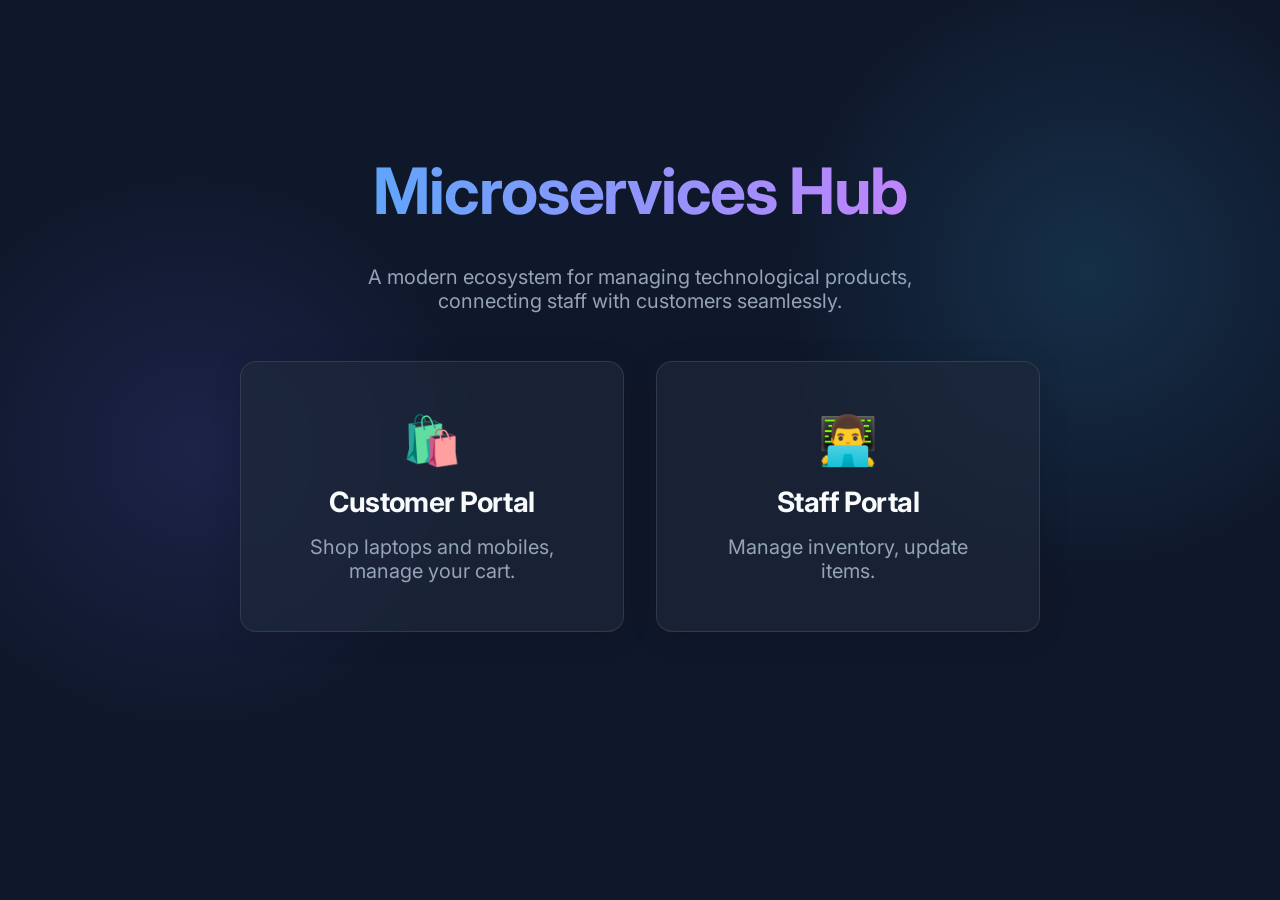
<file: frontend/index.html>
<!DOCTYPE html>
<html lang="en">
<head>
    <meta charset="UTF-8">
    <meta name="viewport" content="width=device-width, initial-scale=1.0">
    <title>Microservices Portal</title>
    <link href="https://fonts.googleapis.com/css2?family=Inter:wght@400;600;700&display=swap" rel="stylesheet">
    <link rel="stylesheet" href="styles.css">
    <style>
        .hero {
            display: flex;
            flex-direction: column;
            align-items: center;
            justify-content: center;
            min-height: 80vh;
            text-align: center;
        }
        .hero h1 {
            font-size: 4rem;
            background: linear-gradient(to right, #60a5fa, #c084fc);
            -webkit-background-clip: text;
            -webkit-text-fill-color: transparent;
            margin-bottom: 1rem;
        }
        .hero p {
            font-size: 1.25rem;
            color: var(--text-muted);
            max-width: 600px;
            margin-bottom: 3rem;
        }
        .portal-grid {
            display: grid;
            grid-template-columns: 1fr 1fr;
            gap: 2rem;
            max-width: 800px;
            width: 100%;
        }
        .portal-card {
            text-decoration: none;
            color: inherit;
            display: flex;
            flex-direction: column;
            align-items: center;
            justify-content: center;
            padding: 3rem;
        }
        .portal-card h2 {
            border: none;
            margin-bottom: 0.5rem;
        }
        .icon-large {
            font-size: 3rem;
            margin-bottom: 1rem;
        }
    </style>
</head>
<body>
    <div class="container hero">
        <h1>Microservices Hub</h1>
        <p>A modern ecosystem for managing technological products, connecting staff with customers seamlessly.</p>
        
        <div class="portal-grid">
            <a href="customer.html" class="glass-panel portal-card">
                <div class="icon-large">🛍️</div>
                <h2>Customer Portal</h2>
                <p style="color: var(--text-muted); text-align: center; margin: 0;">Shop laptops and mobiles, manage your cart.</p>
            </a>
            
            <a href="staff.html" class="glass-panel portal-card">
                <div class="icon-large">👨‍💻</div>
                <h2>Staff Portal</h2>
                <p style="color: var(--text-muted); text-align: center; margin: 0;">Manage inventory, update items.</p>
            </a>
        </div>
    </div>
</body>
</html>
</file>
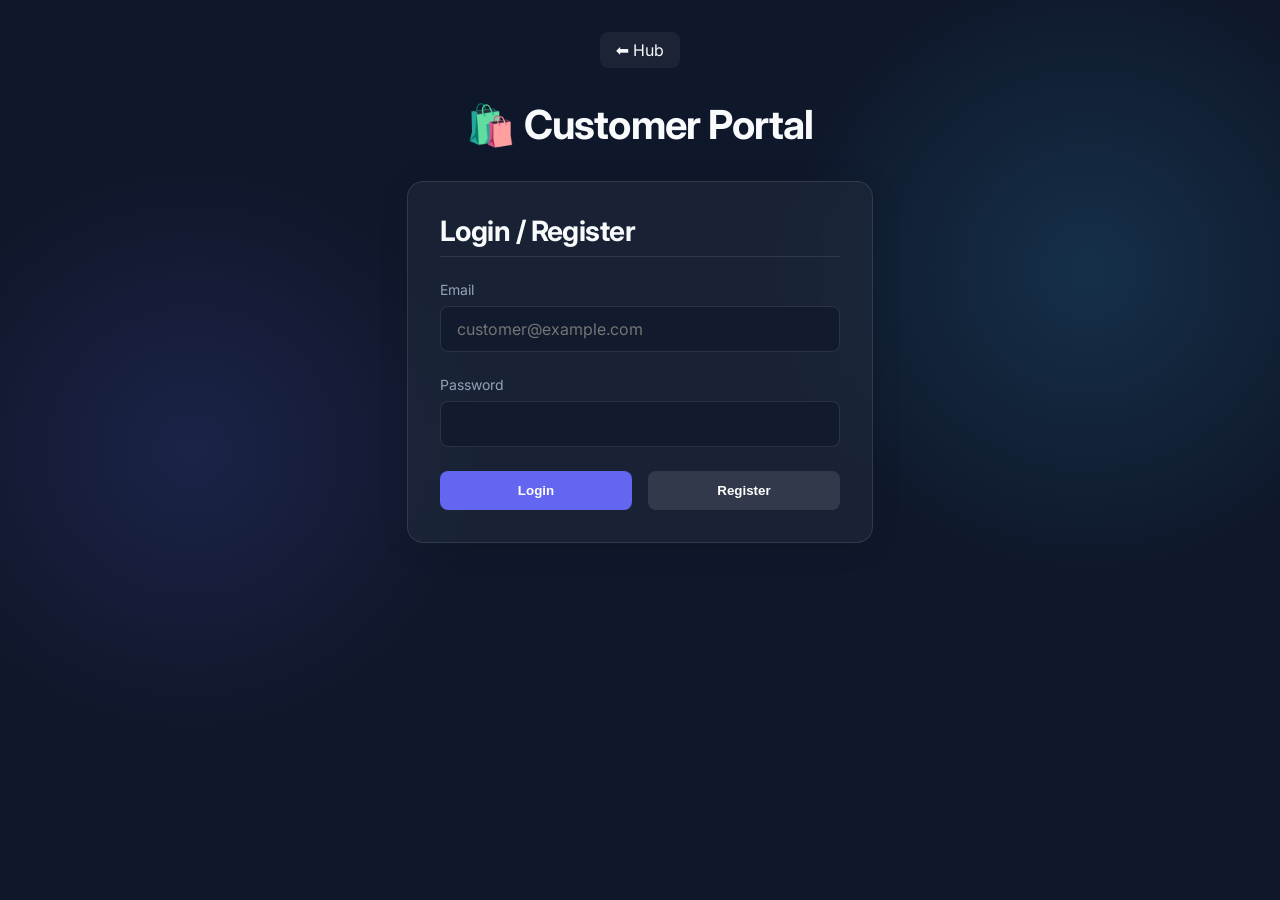
<file: frontend/customer.html>
<!DOCTYPE html>
<html lang="en">
<head>
    <meta charset="UTF-8">
    <meta name="viewport" content="width=device-width, initial-scale=1.0">
    <title>Customer Portal</title>
    <link href="https://fonts.googleapis.com/css2?family=Inter:wght@400;600;700&display=swap" rel="stylesheet">
    <link rel="stylesheet" href="styles.css">
    <script>
        const API_URL = "http://localhost:8000";
        let customerId = null;

        function normalizeCustomerId() {
            const storedId = localStorage.getItem("customerId");
            if (!storedId || storedId === "undefined" || storedId === "null") {
                customerId = null;
                return null;
            }
            customerId = storedId;
            return customerId;
        }

        async function init() {
            normalizeCustomerId();
            if (customerId) {
                document.getElementById('auth-section').style.display = 'none';
                document.getElementById('main-section').style.display = 'block';
                document.getElementById('welcome-msg').innerText = "Welcome back, Customer #" + customerId;
                loadCart();
                loadStaffItems();
                loadAllProducts();
            } else {
                document.getElementById('auth-section').style.display = 'block';
                document.getElementById('main-section').style.display = 'none';
            }
        }

        async function handleLogin(e) {
            e.preventDefault();
            const email = document.getElementById('email').value;
            const password = document.getElementById('password').value;

            try {
                const res = await fetch(`${API_URL}/customer/customers/login`, {
                    method: 'POST',
                    headers: { 'Content-Type': 'application/json' },
                    body: JSON.stringify({ email, password })
                });
                
                if (res.ok) {
                    const data = await res.json();
                    localStorage.setItem("customerId", String(data.id));
                    customerId = String(data.id);
                    location.reload();
                } else {
                    alert("Invalid credentials. Try registering instead or check your password.");
                }
            } catch (error) {
                console.error(error);
                alert("Login failed.");
            }
        }

        async function handleRegister(e) {
            e.preventDefault();
            const email = document.getElementById('email').value;
            const password = document.getElementById('password').value;
            const name = email.split('@')[0];

            try {
                // Register
                const res = await fetch(`${API_URL}/customer/customers/`, {
                    method: 'POST',
                    headers: { 'Content-Type': 'application/json' },
                    body: JSON.stringify({ name, email, password, phone: "", address: "" })
                });
                if (res.ok) {
                    alert("Registration successful. You can now login!");
                    await handleLogin(e);
                } else {
                    const err = await res.json();
                    alert("Registration failed: " + err.detail);
                }
            } catch (error) {
                alert("Registration error.");
            }
        }

        function logout() {
            localStorage.removeItem("customerId");
            location.reload();
        }

        async function searchProducts(e) {
            e.preventDefault();
            const q = document.getElementById('search-query').value;
            const type = document.getElementById('search-type').value; // 'laptop' or 'mobile'
            
            try {
                const res = await fetch(`${API_URL}/${type}/${type}s/?q=${encodeURIComponent(q)}`);
                const data = await res.json();
                renderProductResults(data, type);
            } catch (error) {
                console.error(error);
                alert("Search failed.");
            }
        }

        async function loadAllProducts() {
            try {
                const [laptopsRes, mobilesRes] = await Promise.all([
                    fetch(`${API_URL}/laptop/laptops/`),
                    fetch(`${API_URL}/mobile/mobiles/`)
                ]);

                const [laptops, mobiles] = await Promise.all([
                    laptopsRes.ok ? laptopsRes.json() : [],
                    mobilesRes.ok ? mobilesRes.json() : []
                ]);

                const resultsDiv = document.getElementById('search-results');
                resultsDiv.innerHTML = '';

                const hasLaptops = Array.isArray(laptops) && laptops.length > 0;
                const hasMobiles = Array.isArray(mobiles) && mobiles.length > 0;

                if (!hasLaptops && !hasMobiles) {
                    resultsDiv.innerHTML = "<p>No products found.</p>";
                    return;
                }

                if (hasLaptops) {
                    const header = document.createElement('h3');
                    header.style.marginTop = '0.5rem';
                    header.textContent = 'Laptops';
                    resultsDiv.appendChild(header);
                    renderProductResults(laptops, 'laptop');
                }

                if (hasMobiles) {
                    const header = document.createElement('h3');
                    header.style.marginTop = '1.5rem';
                    header.textContent = 'Mobile Phones';
                    resultsDiv.appendChild(header);
                    renderProductResults(mobiles, 'mobile');
                }
            } catch (error) {
                console.error(error);
                document.getElementById('search-results').innerHTML = "<p>Failed to load products.</p>";
            }
        }

        function renderProductResults(items, type) {
            const resultsDiv = document.getElementById('search-results');

            if (!Array.isArray(items) || items.length === 0) {
                return;
            }

            items.forEach(item => {
                const el = document.createElement('div');
                el.className = 'glass-panel';
                el.innerHTML = `
                    <h3>${item.brand} - ${item.model}</h3>
                    <p>Price: $${item.price}</p>
                    ${type === 'laptop' ? `<p>Specs: ${item.specs}</p>` : `<p>Storage: ${item.storage} | Color: ${item.color}</p>`}
                    <button class="btn btn-primary btn-small" onclick="addToCart(${item.id}, '${type}')">Add to Cart</button>
                `;
                resultsDiv.appendChild(el);
            });
        }

        async function addToCart(itemId, serviceType) {
            try {
                if (!customerId) {
                    alert("Please login before adding to cart.");
                    return;
                }
                const res = await fetch(`${API_URL}/customer/carts/${customerId}/items`, {
                    method: 'POST',
                    headers: { 'Content-Type': 'application/json' },
                    body: JSON.stringify({
                        item_id: itemId,
                        service_type: serviceType,
                        quantity: 1
                    })
                });
                if (res.ok) {
                    alert("Added to cart!");
                    loadCart();
                } else {
                    let detail = "";
                    try {
                        const err = await res.json();
                        detail = err?.detail ? ` ${err.detail}` : "";
                    } catch (_) {}
                    alert("Failed to add to cart." + detail);
                }
            } catch (err) {
                alert("Error adding to cart.");
            }
        }

        async function loadCart() {
            try {
                if (!customerId) {
                    document.getElementById('cart-items').innerHTML = "<p>Please login to view your cart.</p>";
                    return;
                }
                const res = await fetch(`${API_URL}/customer/carts/${customerId}`);
                if (!res.ok) {
                    document.getElementById('cart-items').innerHTML = "<p>Failed to load cart.</p>";
                    return;
                }
                const data = await res.json();
                
                const cartDiv = document.getElementById('cart-items');
                if (!data.items || data.items.length === 0) {
                    cartDiv.innerHTML = "<p>Your cart is empty.</p>";
                    return;
                }

                cartDiv.innerHTML = data.items.map(item => `
                    <div style="padding: 1rem; border-bottom: 1px solid rgba(255,255,255,0.1); margin-bottom: 0.5rem;">
                        <strong>Type:</strong> ${item.service_type} | <strong>Item ID:</strong> ${item.item_id} | <strong>Quantity:</strong> ${item.quantity}
                    </div>
                `).join('');
            } catch (err) {
                console.error(err);
            }
        }

        async function loadStaffItems() {
            try {
                const res = await fetch(`${API_URL}/staff/items/`);
                const data = await res.json();

                const staffDiv = document.getElementById('staff-items');
                if (!Array.isArray(data) || data.length === 0) {
                    staffDiv.innerHTML = "<p>No staff items available.</p>";
                    return;
                }

                staffDiv.innerHTML = data.map(item => {
                    const isAvailable = item.status === 'Assigned';
                    return `
                        <div style="padding: 1rem; border-bottom: 1px solid rgba(255,255,255,0.1); margin-bottom: 0.5rem;">
                            <strong>${item.name}</strong> | <strong>Serial:</strong> ${item.serial_number}
                            <div style="margin-top: 0.25rem; color: var(--text-muted);">Status: ${item.status}</div>
                            <div style="margin-top: 0.5rem;">
                                <button class="btn btn-primary btn-small" onclick="addToCart(${item.id}, 'staff')" ${isAvailable ? '' : 'disabled'}>
                                    ${isAvailable ? 'Add to Cart' : 'Unavailable'}
                                </button>
                            </div>
                        </div>
                    `;
                }).join('');
            } catch (err) {
                console.error(err);
                document.getElementById('staff-items').innerHTML = "<p>Failed to load staff items.</p>";
            }
        }

        window.onload = init;
    </script>
</head>
<body>
    <div class="container">
        <nav class="nav-links">
            <a href="index.html">⬅️ Hub</a>
        </nav>

        <h1>🛍️ Customer Portal</h1>

        <!-- Authentication -->
        <div id="auth-section" class="glass-panel" style="max-width: 400px; margin: 0 auto; display: none;">
            <h2>Login / Register</h2>
            <form id="auth-form">
                <div class="form-group">
                    <label>Email</label>
                    <input type="email" id="email" required placeholder="customer@example.com">
                </div>
                <div class="form-group">
                    <label>Password</label>
                    <input type="password" id="password" required>
                </div>
                <div style="display: flex; gap: 1rem;">
                    <button class="btn btn-primary" onclick="handleLogin(event)">Login</button>
                    <button class="btn" style="background: rgba(255,255,255,0.1); color: white;" onclick="handleRegister(event)">Register</button>
                </div>
            </form>
        </div>

        <!-- Main App Area -->
        <div id="main-section" style="display: none;">
            <div style="display: flex; justify-content: space-between; align-items: center; margin-bottom: 2rem;">
                <h2 id="welcome-msg" style="border: none; margin: 0;"></h2>
                <button class="btn btn-small" style="width: auto; background: rgba(239, 68, 68, 0.2); color: #fca5a5;" onclick="logout()">Logout</button>
            </div>

            <div class="grid">
                <!-- Search -->
                <div class="glass-panel">
                    <h2>🔍 Search Products</h2>
                    <form onsubmit="searchProducts(event)">
                        <div class="form-group">
                            <label>Product Type</label>
                            <select id="search-type">
                                <option value="laptop">Laptops</option>
                                <option value="mobile">Mobile Phones</option>
                            </select>
                        </div>
                        <div class="form-group">
                            <label>Keyword</label>
                            <input type="text" id="search-query" placeholder="e.g. Dell, iPhone...">
                        </div>
                        <button type="submit" class="btn btn-primary">Search</button>
                    </form>

                    <div id="search-results" style="margin-top: 2rem; display: flex; flex-direction: column; gap: 1rem;">
                        <!-- Results injected here -->
                    </div>
                </div>

                <!-- Staff Items -->
                <div class="glass-panel" style="align-self: flex-start;">
                    <h2>🧰 Staff Items</h2>
                    <button class="btn btn-small" style="margin-bottom: 1rem; width: auto; background: rgba(255,255,255,0.1); color: white;" onclick="loadStaffItems()">Refresh List</button>
                    <div id="staff-items">
                        <p>Loading staff items...</p>
                    </div>
                </div>

                <!-- Cart -->
                <div class="glass-panel" style="align-self: flex-start;">
                    <h2>🛒 Your Cart</h2>
                    <div id="cart-items">
                        <p>Loading cart...</p>
                    </div>
                </div>
            </div>
        </div>
    </div>
</body>
</html>
</file>
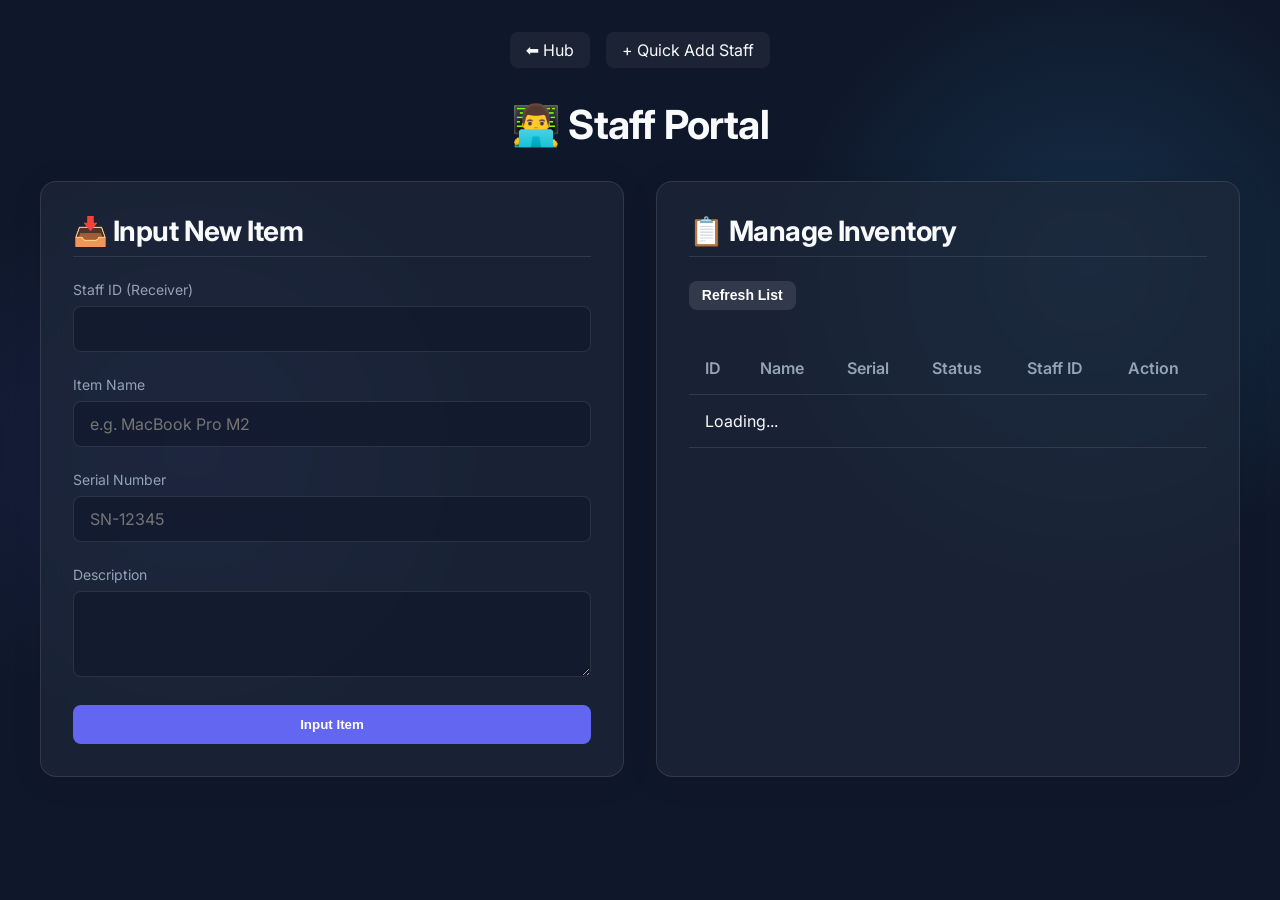
<file: frontend/staff.html>
<!DOCTYPE html>
<html lang="en">
<head>
    <meta charset="UTF-8">
    <meta name="viewport" content="width=device-width, initial-scale=1.0">
    <title>Staff Portal</title>
    <link href="https://fonts.googleapis.com/css2?family=Inter:wght@400;600;700&display=swap" rel="stylesheet">
    <link rel="stylesheet" href="styles.css">
    <script>
        const API_URL = "http://localhost:8000";

        async function init() {
            loadItems();
        }

        async function handleCreateStaff(e) {
            e.preventDefault();
            const name = prompt("Enter new staff name:");
            if (!name) return;
            try {
                const res = await fetch(`${API_URL}/staff/staffs/`, {
                    method: 'POST',
                    headers: { 'Content-Type': 'application/json' },
                    body: JSON.stringify({ name, department: "General", position: "Staff" })
                });
                const data = await res.json();
                alert(`Staff created! ID is: ${data.id}`);
            } catch (err) {
                console.error(err);
                alert("Failed to create staff");
            }
        }

        async function handleCreateItem(e) {
            e.preventDefault();
            const staff_id = document.getElementById('staff_id').value;
            const name = document.getElementById('name').value;
            const desc = document.getElementById('desc').value;
            const serial = document.getElementById('serial').value;

            try {
                const res = await fetch(`${API_URL}/staff/items/`, {
                    method: 'POST',
                    headers: { 'Content-Type': 'application/json' },
                    body: JSON.stringify({
                        staff_id: parseInt(staff_id),
                        name,
                        description: desc,
                        serial_number: serial,
                        status: "Assigned"
                    })
                });
                if (res.ok) {
                    alert("Item imported successfully!");
                    document.getElementById('import-form').reset();
                    loadItems();
                } else {
                    const err = await res.json();
                    alert("Import failed: " + err.detail);
                }
            } catch (error) {
                console.error(error);
                alert("Request failed.");
            }
        }

        async function loadItems() {
            try {
                const res = await fetch(`${API_URL}/staff/items/`);
                const data = await res.json();
                
                const tbody = document.getElementById('items-tbody');
                tbody.innerHTML = data.map(item => `
                    <tr>
                        <td>${item.id}</td>
                        <td>${item.name}</td>
                        <td>${item.serial_number}</td>
                        <td>
                            <select id="status-${item.id}" style="width: auto; padding: 0.25rem;">
                                <option value="Assigned" ${item.status === 'Assigned' ? 'selected' : ''}>Assigned</option>
                                <option value="Maintenance" ${item.status === 'Maintenance' ? 'selected' : ''}>Maintenance</option>
                                <option value="Returned" ${item.status === 'Returned' ? 'selected' : ''}>Returned</option>
                            </select>
                        </td>
                        <td>${item.staff_id}</td>
                        <td><button class="btn btn-primary btn-small" onclick="updateItem(${item.id})">Update</button></td>
                    </tr>
                `).join('');
            } catch (err) {
                console.error("Failed to load items.", err);
            }
        }

        async function updateItem(itemId) {
            const status = document.getElementById(`status-${itemId}`).value;
            try {
                const res = await fetch(`${API_URL}/staff/items/${itemId}`, {
                    method: 'PUT',
                    headers: { 'Content-Type': 'application/json' },
                    body: JSON.stringify({ status })
                });
                if (res.ok) {
                    alert("Item updated!");
                    loadItems();
                } else {
                    alert("Failed to update item.");
                }
            } catch (err) {
                alert("Error updating item.");
            }
        }

        window.onload = init;
    </script>
</head>
<body>
    <div class="container">
        <nav class="nav-links">
            <a href="index.html">⬅️ Hub</a>
            <a href="#" onclick="handleCreateStaff(event)">+ Quick Add Staff</a>
        </nav>

        <h1>👨‍💻 Staff Portal</h1>

        <div class="grid">
            <!-- Upload Item -->
            <div class="glass-panel" style="align-self: flex-start;">
                <h2>📥 Input New Item</h2>
                <form id="import-form" onsubmit="handleCreateItem(event)">
                    <div class="form-group">
                        <label>Staff ID (Receiver)</label>
                        <input type="number" id="staff_id" required>
                    </div>
                    <div class="form-group">
                        <label>Item Name</label>
                        <input type="text" id="name" required placeholder="e.g. MacBook Pro M2">
                    </div>
                    <div class="form-group">
                        <label>Serial Number</label>
                        <input type="text" id="serial" required placeholder="SN-12345">
                    </div>
                    <div class="form-group">
                        <label>Description</label>
                        <textarea id="desc" rows="3"></textarea>
                    </div>
                    <button type="submit" class="btn btn-primary">Input Item</button>
                </form>
            </div>

            <!-- Manage Items -->
            <div class="glass-panel" style="overflow-x: auto;">
                <h2>📋 Manage Inventory</h2>
                <button class="btn btn-small" style="margin-bottom: 1rem; width: auto; background: rgba(255,255,255,0.1); color: white;" onclick="loadItems()">Refresh List</button>
                <table class="data-table">
                    <thead>
                        <tr>
                            <th>ID</th>
                            <th>Name</th>
                            <th>Serial</th>
                            <th>Status</th>
                            <th>Staff ID</th>
                            <th>Action</th>
                        </tr>
                    </thead>
                    <tbody id="items-tbody">
                        <tr><td colspan="6">Loading...</td></tr>
                    </tbody>
                </table>
            </div>
        </div>
    </div>
</body>
</html>
</file>
<file: frontend/styles.css>
:root {
  --primary: #6366f1;
  --primary-hover: #4f46e5;
  --bg-dark: #0f172a;
  --card-bg: rgba(30, 41, 59, 0.7);
  --text-main: #f8fafc;
  --text-muted: #94a3b8;
  --border-glass: rgba(255, 255, 255, 0.1);
}

body {
  margin: 0;
  font-family: 'Inter', system-ui, -apple-system, sans-serif;
  background-color: var(--bg-dark);
  color: var(--text-main);
  background-image: radial-gradient(circle at 15% 50%, rgba(99, 102, 241, 0.15), transparent 25%),
                    radial-gradient(circle at 85% 30%, rgba(56, 189, 248, 0.15), transparent 25%);
  min-height: 100vh;
}

.container {
  max-width: 1200px;
  margin: 0 auto;
  padding: 2rem;
}

/* Glassmorphism Classes */
.glass-panel {
  background: var(--card-bg);
  backdrop-filter: blur(12px);
  -webkit-backdrop-filter: blur(12px);
  border: 1px solid var(--border-glass);
  border-radius: 16px;
  padding: 2rem;
  box-shadow: 0 4px 30px rgba(0, 0, 0, 0.1);
  transition: transform 0.3s ease, box-shadow 0.3s ease;
}

.glass-panel:hover {
  transform: translateY(-5px);
  box-shadow: 0 10px 40px rgba(0, 0, 0, 0.2);
}

/* Typography */
h1, h2, h3 {
  margin-top: 0;
  font-weight: 700;
  letter-spacing: -0.02em;
}

h1 { font-size: 2.5rem; text-align: center; margin-bottom: 2rem; }
h2 { font-size: 1.75rem; border-bottom: 1px solid var(--border-glass); padding-bottom: 0.5rem; margin-bottom: 1.5rem; }

/* Forms & Inputs */
.form-group {
  margin-bottom: 1.5rem;
}

label {
  display: block;
  margin-bottom: 0.5rem;
  font-size: 0.875rem;
  color: var(--text-muted);
}

input, select, textarea {
  width: 100%;
  padding: 0.75rem 1rem;
  background: rgba(15, 23, 42, 0.6);
  border: 1px solid var(--border-glass);
  border-radius: 8px;
  color: var(--text-main);
  font-family: inherit;
  font-size: 1rem;
  transition: all 0.2s;
  box-sizing: border-box;
}

input:focus, select:focus, textarea:focus {
  outline: none;
  border-color: var(--primary);
  box-shadow: 0 0 0 2px rgba(99, 102, 241, 0.2);
}

/* Buttons */
.btn {
  display: inline-block;
  padding: 0.75rem 1.5rem;
  font-weight: 600;
  border-radius: 8px;
  border: none;
  cursor: pointer;
  transition: all 0.2s;
  text-align: center;
  width: 100%;
}

.btn-primary {
  background: var(--primary);
  color: white;
}

.btn-primary:hover {
  background: var(--primary-hover);
  box-shadow: 0 0 15px rgba(99, 102, 241, 0.4);
}

.btn-small {
  padding: 0.4rem 0.8rem;
  font-size: 0.875rem;
}

/* Grids */
.grid {
  display: grid;
  grid-template-columns: repeat(auto-fit, minmax(300px, 1fr));
  gap: 2rem;
}

.nav-links {
  display: flex;
  justify-content: center;
  gap: 1rem;
  margin-bottom: 2rem;
}

.nav-links a {
  color: var(--text-main);
  text-decoration: none;
  padding: 0.5rem 1rem;
  border-radius: 8px;
  background: rgba(255,255,255,0.05);
  transition: background 0.2s;
}

.nav-links a:hover {
  background: rgba(255,255,255,0.1);
}

/* Table */
.data-table {
  width: 100%;
  border-collapse: collapse;
  margin-top: 1rem;
}

.data-table th, .data-table td {
  padding: 1rem;
  text-align: left;
  border-bottom: 1px solid var(--border-glass);
}

.data-table th {
  color: var(--text-muted);
  font-weight: 600;
}
</file>
